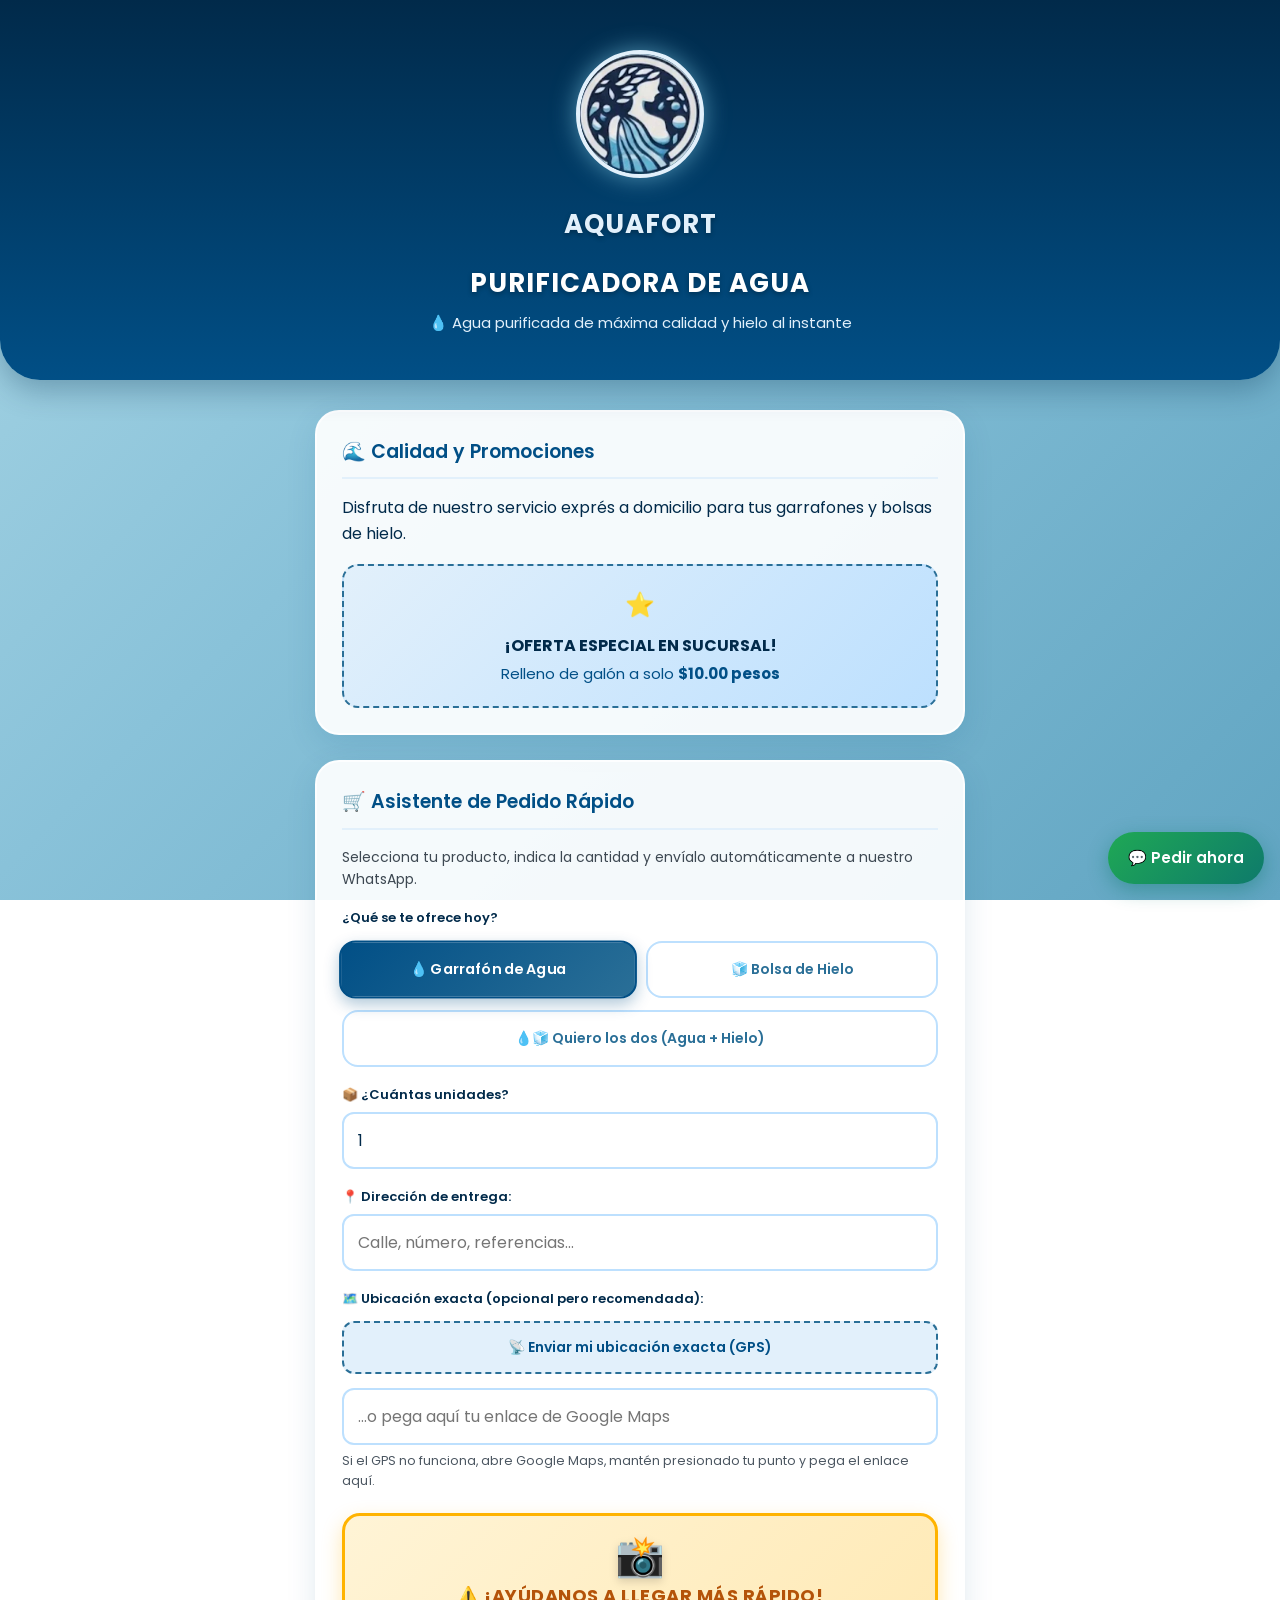
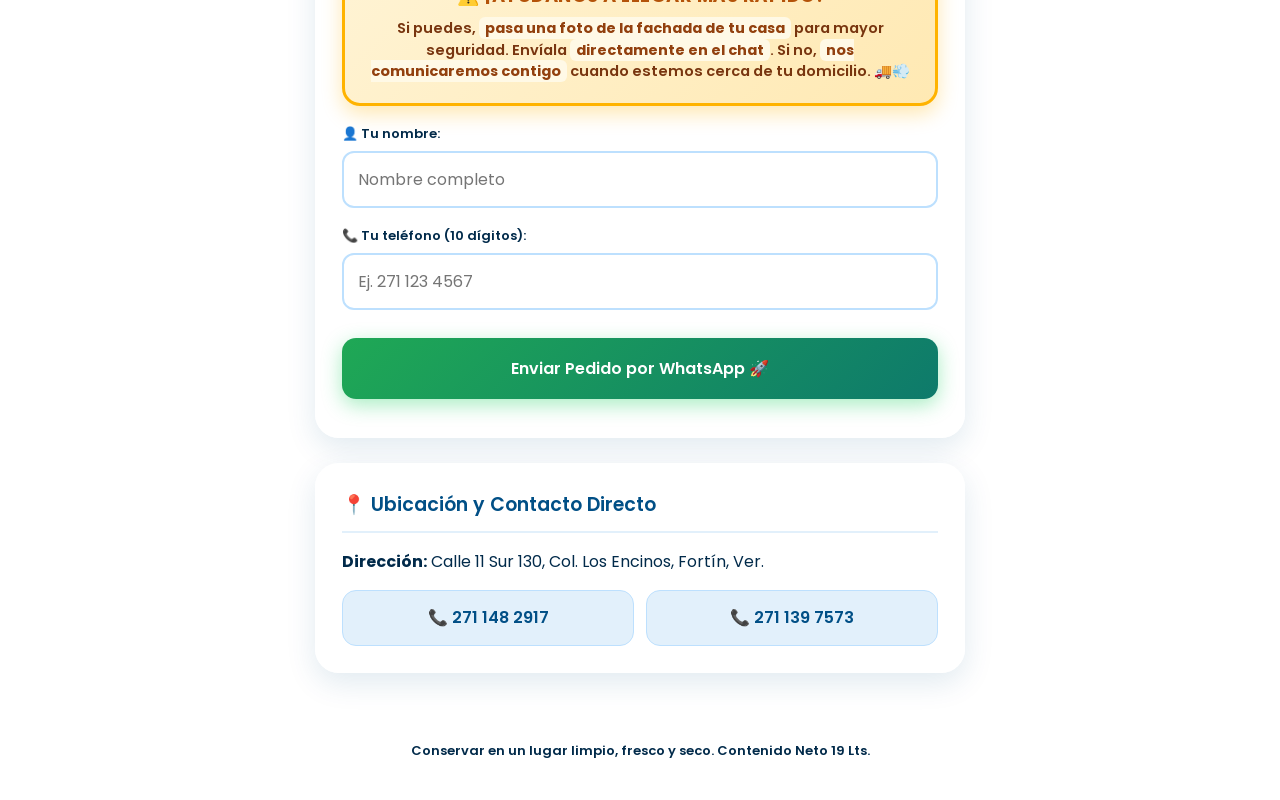
<file: index.html>
<!DOCTYPE html>
<html lang="es">
<head>
    <meta charset="UTF-8">
    <meta name="viewport" content="width=device-width, initial-scale=1.0">
    <title>Aquafort – Purificadora de Agua y Hielo en Fortín, Ver.</title>
    <meta name="description" content="Aquafort, purificadora de agua y hielo en Fortín, Veracruz. Garrafones y bolsas de hielo a domicilio. Relleno de galón a $10 pesos. Pide por WhatsApp.">
    <meta name="theme-color" content="#012a4a">
    <meta name="robots" content="index, follow">

    <link rel="icon" type="image/png" href="favicon.png">
    <link rel="apple-touch-icon" href="logo-purificadora.png">

    <!-- Al compartir el enlace (WhatsApp, Facebook, etc.) -->
    <link rel="canonical" href="https://cealmeba.github.io/aquafort/">
    <meta property="og:type" content="website">
    <meta property="og:url" content="https://cealmeba.github.io/aquafort/">
    <meta property="og:image" content="https://cealmeba.github.io/aquafort/logo-purificadora.png">
    <meta property="og:image:alt" content="Logotipo Aquafort">
    <meta name="twitter:card" content="summary">
    <meta property="og:locale" content="es_MX">
    <meta property="og:site_name" content="Aquafort">
    <meta property="og:title" content="Aquafort – Purificadora de Agua y Hielo en Fortín, Ver.">
    <meta property="og:description" content="Garrafones de agua y bolsas de hielo a domicilio. Relleno de galón a $10 pesos. Pide por WhatsApp.">

    <!-- Datos estructurados para Google -->
    <script type="application/ld+json">
    {
        "@context": "https://schema.org",
        "@type": "LocalBusiness",
        "name": "Aquafort",
        "description": "Purificadora de agua y hielo con servicio a domicilio.",
        "url": "https://cealmeba.github.io/aquafort/",
        "image": "https://cealmeba.github.io/aquafort/logo-purificadora.png",
        "priceRange": "$",
        "areaServed": "Fortín, Veracruz",
        "telephone": ["+52 271 148 2917", "+52 271 139 7573"],
        "address": {
            "@type": "PostalAddress",
            "streetAddress": "Calle 11 Sur 130, Col. Los Encinos",
            "addressLocality": "Fortín",
            "addressRegion": "Veracruz",
            "addressCountry": "MX"
        }
    }
    </script>

    <link rel="preload" href="fonts/poppins-400.woff2" as="font" type="font/woff2" crossorigin>
    <link rel="preload" href="fonts/poppins-700.woff2" as="font" type="font/woff2" crossorigin>
    <link rel="stylesheet" href="styles.css">
    <script src="app.js" defer></script>
</head>
<body>

    <header>
        <div class="logo-container">
            <picture>
                <source srcset="logo-purificadora.webp" type="image/webp">
                <img src="logo-purificadora.png" alt="Logotipo Aquafort" width="120" height="120" fetchpriority="high">
            </picture>
            <p class="marca">AQUAFORT</p>
        </div>
        <h1>Purificadora de Agua</h1>
        <p>💧 Agua purificada de máxima calidad y hielo al instante</p>
    </header>

    <main class="container">

        <section class="card">
            <h2>🌊 Calidad y Promociones</h2>
            <p>Disfruta de nuestro servicio exprés a domicilio para tus garrafones y bolsas de hielo.</p>
            <div class="badge-offer">
                <span class="estrella" aria-hidden="true">⭐</span>
                <p class="oferta-titulo">¡OFERTA ESPECIAL EN SUCURSAL!</p>
                <p class="oferta-texto">Relleno de galón a solo <strong>$10.00 pesos</strong></p>
            </div>
        </section>

        <section class="card" id="pedido">
            <h2>🛒 Asistente de Pedido Rápido</h2>
            <p class="texto-intro">Selecciona tu producto, indica la cantidad y envíalo automáticamente a nuestro WhatsApp.</p>

            <span class="etiqueta" id="etiqueta-producto">¿Qué se te ofrece hoy?</span>
            <div class="product-selector" role="radiogroup" aria-labelledby="etiqueta-producto">
                <button type="button" role="radio" aria-checked="true" class="product-option selected" data-valor="Garrafón de Agua (A domicilio)">
                    💧 Garrafón de Agua
                </button>
                <button type="button" role="radio" aria-checked="false" class="product-option" data-valor="Bolsa de Hielo">
                    🧊 Bolsa de Hielo
                </button>
                <button type="button" role="radio" aria-checked="false" class="product-option ancho" data-valor="Agua + Hielo (Ambos)">
                    💧🧊 Quiero los dos (Agua + Hielo)
                </button>
            </div>
            <input type="hidden" id="producto" value="Garrafón de Agua (A domicilio)">

            <div id="bloque-cantidad-simple">
                <label class="etiqueta" for="cantidad">📦 ¿Cuántas unidades?</label>
                <input type="number" id="cantidad" min="1" step="1" value="1" inputmode="numeric" aria-describedby="error-cantidad">
                <p class="error-campo" id="error-cantidad" role="alert"></p>
            </div>

            <div id="bloque-cantidad-doble" hidden>
                <div class="cantidad-grid">
                    <div>
                        <label class="etiqueta" for="cantidadAgua">💧 Garrafones de agua</label>
                        <input type="number" id="cantidadAgua" min="0" step="1" value="1" inputmode="numeric" aria-describedby="error-cantidadAgua">
                        <p class="error-campo" id="error-cantidadAgua" role="alert"></p>
                    </div>
                    <div>
                        <label class="etiqueta" for="cantidadHielo">🧊 Bolsas de hielo</label>
                        <input type="number" id="cantidadHielo" min="0" step="1" value="1" inputmode="numeric" aria-describedby="error-cantidadHielo">
                        <p class="error-campo" id="error-cantidadHielo" role="alert"></p>
                    </div>
                </div>
                <p class="error-campo" id="error-cantidad-doble" role="alert"></p>
                <p class="nota-mini">Puedes dejar en 0 lo que no necesites.</p>
            </div>

            <label class="etiqueta" for="direccion">📍 Dirección de entrega:</label>
            <input type="text" id="direccion" placeholder="Calle, número, referencias..." autocomplete="street-address" aria-describedby="error-direccion">
            <p class="error-campo" id="error-direccion" role="alert"></p>

            <span class="etiqueta">🗺️ Ubicación exacta (opcional pero recomendada):</span>
            <button type="button" class="btn-ubicacion" id="btn-ubicacion">
                📡 Enviar mi ubicación exacta (GPS)
            </button>
            <div id="ubicacion-estado" class="ubicacion-estado" role="status" aria-live="polite"></div>

            <input type="text" id="linkMapa" placeholder="…o pega aquí tu enlace de Google Maps" aria-label="Enlace de Google Maps" autocomplete="off">
            <p class="nota-mini">Si el GPS no funciona, abre Google Maps, mantén presionado tu punto y pega el enlace aquí.</p>

            <!-- AVISO LLAMATIVO -->
            <div class="aviso-fachada">
                <p class="titulo-aviso">⚠️ ¡Ayúdanos a llegar más rápido!</p>
                <p class="texto-aviso">
                    Si puedes, <strong>pasa una foto de la fachada de tu casa</strong> para mayor seguridad.
                    Envíala <strong>directamente en el chat</strong>. Si no, <strong>nos comunicaremos contigo</strong> cuando estemos cerca de tu domicilio. 🚚💨
                </p>
            </div>

            <label class="etiqueta" for="nombre">👤 Tu nombre:</label>
            <input type="text" id="nombre" placeholder="Nombre completo" autocomplete="name" aria-describedby="error-nombre">
            <p class="error-campo" id="error-nombre" role="alert"></p>

            <label class="etiqueta" for="telefono">📞 Tu teléfono (10 dígitos):</label>
            <input type="tel" id="telefono" placeholder="Ej. 271 123 4567" autocomplete="tel-national" inputmode="tel" maxlength="20" aria-describedby="error-telefono">
            <p class="error-campo" id="error-telefono" role="alert"></p>

            <!-- Campo trampa: las personas no lo ven; si un robot lo llena, el pedido se descarta -->
            <div class="campo-trampa" aria-hidden="true">
                <label for="sitioWeb">No llenar este campo</label>
                <input type="text" id="sitioWeb" tabindex="-1" autocomplete="off">
            </div>

            <button type="button" class="btn-whatsapp" id="btn-enviar">
                Enviar Pedido por WhatsApp 🚀
            </button>
            <p class="nota-mini" id="estado-envio" role="status" aria-live="polite"></p>
        </section>

        <section class="card">
            <h2>📍 Ubicación y Contacto Directo</h2>
            <p><strong>Dirección:</strong> Calle 11 Sur 130, Col. Los Encinos, Fortín, Ver.</p>
            <div class="info-grid">
                <a href="tel:2711482917" class="info-box">📞 271 148 2917</a>
                <a href="tel:2711397573" class="info-box">📞 271 139 7573</a>
            </div>
        </section>

    </main>

    <footer>
        <p>Conservar en un lugar limpio, fresco y seco. Contenido Neto 19 Lts.</p>
    </footer>

    <a class="wa-flotante" href="#pedido" aria-label="Ir al formulario de pedido">💬 Pedir ahora</a>

</body>
</html>
</file>
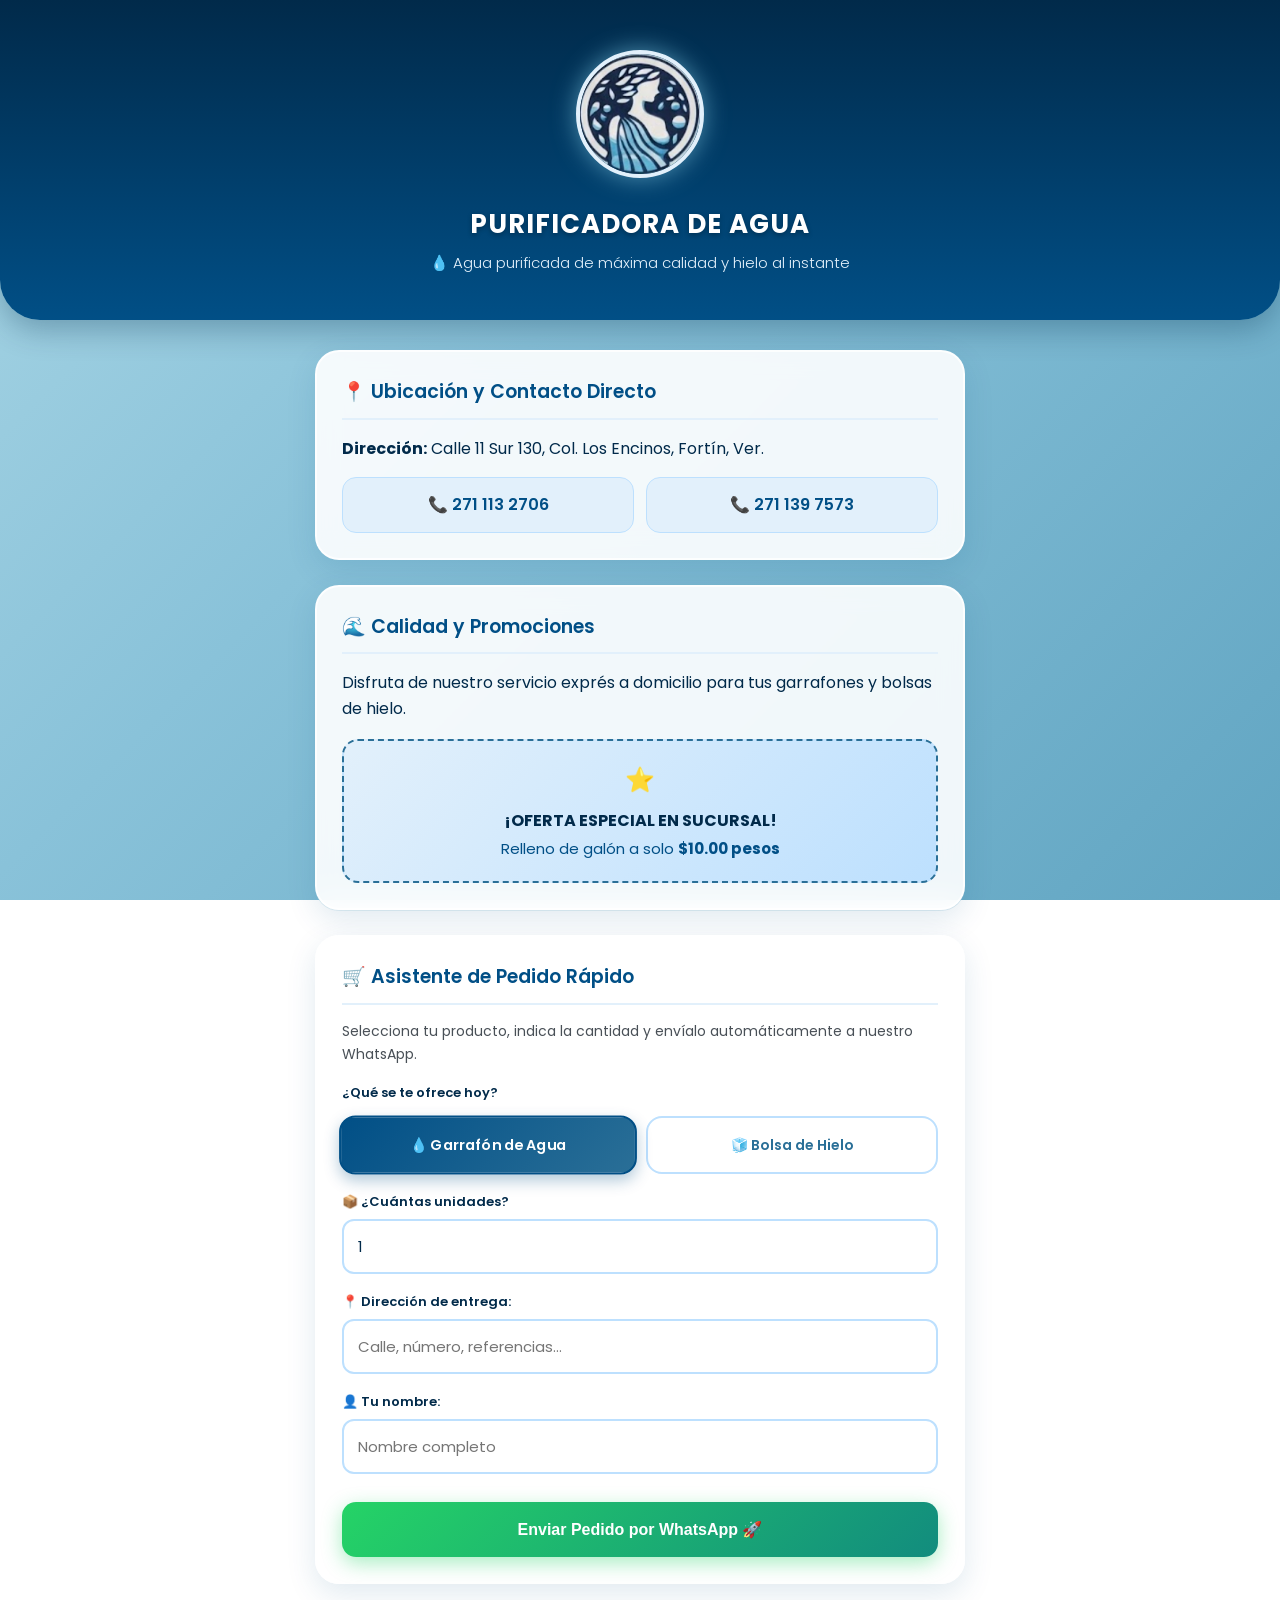
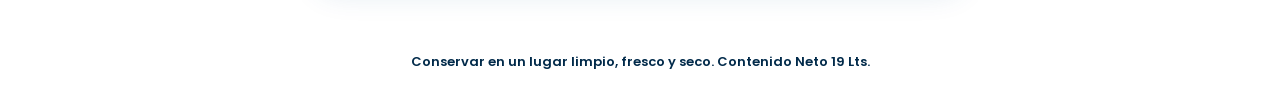
<file: pagina.html>
<!DOCTYPE html>
<html lang="es">
<head>
    <meta charset="UTF-8">
    <meta name="viewport" content="width=device-width, initial-scale=1.0">
    <title>Purificadora de Agua y Hielo</title>
    <!-- Importando tipografía moderna y estilizada -->
    <link href="https://fonts.googleapis.com/css2?family=Poppins:wght@300;400;600;700&display=swap" rel="stylesheet">
    <style>
        :root {
            --deep-ocean: #012a4a;
            --primary-water: #014f86;
            --bright-cyan: #2a6f97;
            --ice-tint: #e2f0fb;
            --pure-white: #ffffff;
        }

        body { 
            font-family: 'Poppins', sans-serif; 
            margin: 0; 
            padding: 0; 
            background: linear-gradient(135deg, #a9d6e5 0%, #89c2d9 40%, #61a5c2 100%);
            background-attachment: fixed;
            color: var(--deep-ocean); 
            line-height: 1.6;
            overflow-x: hidden;
        }

        /* Cabecera estilo ola de agua profunda */
        header { 
            background: linear-gradient(180deg, var(--deep-ocean), var(--primary-water)); 
            color: var(--pure-white); 
            text-align: center; 
            padding: 50px 20px 45px 20px; 
            position: relative;
            border-bottom-left-radius: 40px;
            border-bottom-right-radius: 40px;
            box-shadow: 0 10px 30px rgba(1, 42, 74, 0.3);
        }

        .logo-container img {
            width: 120px;
            height: 120px;
            border-radius: 50%;
            border: 4px solid var(--ice-tint);
            box-shadow: 0 0 25px rgba(97, 165, 194, 0.8);
            background: var(--pure-white);
            object-fit: cover;
        }

        header h1 { 
            margin: 18px 0 6px 0; 
            font-size: 26px; 
            letter-spacing: 1px; 
            text-transform: uppercase;
            text-shadow: 0 2px 5px rgba(0,0,0,0.3);
            font-weight: 700;
        }

        header p { 
            margin: 0; 
            font-size: 15px; 
            color: var(--ice-tint);
            font-weight: 300;
        }

        .container { max-width: 650px; margin: 30px auto; padding: 0 15px; }

        /* Tarjetas con efecto vidrio purificado (Glassmorphism) */
        .card { 
            background: rgba(255, 255, 255, 0.9); 
            backdrop-filter: blur(12px);
            padding: 25px; 
            border-radius: 24px; 
            box-shadow: 0 10px 30px rgba(1, 79, 134, 0.12); 
            margin-bottom: 25px; 
            border: 2px solid rgba(255, 255, 255, 0.8);
            transition: transform 0.3s ease;
        }
        
        .card:hover { transform: translateY(-3px); }

        h2 { 
            color: var(--primary-water); 
            font-size: 19px; 
            border-bottom: 2px solid var(--ice-tint); 
            padding-bottom: 10px; 
            margin-top: 0; 
            font-weight: 600;
        }

        .info-grid { 
            display: grid; 
            grid-template-columns: 1fr 1fr; 
            gap: 12px; 
            text-align: center; 
            margin-top: 15px; 
        }

        .info-box { 
            background: var(--ice-tint); 
            padding: 14px; 
            border-radius: 14px; 
            font-weight: 600; 
            color: var(--primary-water); 
            border: 1px solid #bde0fe;
        }

        .badge-offer { 
            background: linear-gradient(135deg, #e2f0fb, #bde0fe); 
            border: 2px dashed var(--bright-cyan); 
            padding: 20px; 
            border-radius: 16px; 
            margin-top: 18px; 
            text-align: center; 
        }

        /* Selector de productos interactivo */
        .product-selector {
            display: grid;
            grid-template-columns: 1fr 1fr;
            gap: 12px;
            margin-top: 12px;
        }

        .product-option {
            border: 2px solid #bde0fe;
            border-radius: 16px;
            padding: 16px 10px;
            text-align: center;
            cursor: pointer;
            background: var(--pure-white);
            font-weight: 600;
            color: var(--bright-cyan);
            transition: all 0.25s ease;
            font-size: 14px;
        }

        .product-option:hover {
            border-color: var(--primary-water);
            background: var(--ice-tint);
        }

        .product-option.selected {
            border-color: var(--primary-water);
            background: linear-gradient(135deg, var(--primary-water), var(--bright-cyan));
            color: var(--pure-white);
            box-shadow: 0 6px 15px rgba(1, 79, 134, 0.3);
            transform: scale(1.02);
        }

        /* Formularios limpios */
        label { 
            font-weight: 600; 
            display: block; 
            margin-top: 18px; 
            font-size: 13px; 
            color: var(--deep-ocean); 
        }

        input { 
            width: 100%; 
            padding: 14px; 
            margin-top: 6px; 
            border: 2px solid #bde0fe; 
            border-radius: 12px; 
            box-sizing: border-box; 
            font-size: 15px; 
            background: var(--pure-white); 
            color: var(--deep-ocean);
            font-family: 'Poppins', sans-serif;
        }

        input:focus { 
            outline: none; 
            border-color: var(--bright-cyan); 
            box-shadow: 0 0 8px rgba(42, 111, 151, 0.25); 
        }

        /* Botón de WhatsApp */
        .btn-whatsapp { 
            background: linear-gradient(135deg, #25d366, #128c7e); 
            color: var(--pure-white); 
            border: none; 
            padding: 18px; 
            width: 100%; 
            border-radius: 14px; 
            font-size: 16px; 
            font-weight: 600; 
            margin-top: 28px; 
            cursor: pointer; 
            display: flex; 
            justify-content: center; 
            align-items: center; 
            gap: 10px; 
            box-shadow: 0 6px 20px rgba(37, 211, 102, 0.4);
            transition: all 0.25s ease; 
        }

        .btn-whatsapp:hover { 
            transform: translateY(-2px); 
            box-shadow: 0 8px 25px rgba(37, 211, 102, 0.6); 
        }

        footer { 
            text-align: center; 
            padding: 25px; 
            font-size: 13px; 
            color: var(--deep-ocean); 
            font-weight: 600;
        }
    </style>
</head>
<body>

    <header>
        <div class="logo-container">
            <!-- Tu logotipo adaptado -->
            <img src="logo-purificadora.png" alt="Logotipo Purificadora">
        </div>
        <h1>Purificadora de Agua</h1>
        <p>💧 Agua purificada de máxima calidad y hielo al instante</p>
    </header>

    <div class="container">
        
        <!-- Tarjeta de Ubicación -->
        <div class="card">
            <h2>📍 Ubicación y Contacto Directo</h2>
            <p><strong>Dirección:</strong> Calle 11 Sur 130, Col. Los Encinos, Fortín, Ver.</p>
            <div class="info-grid">
                <div class="info-box">📞 271 113 2706</div>
                <div class="info-box">📞 271 139 7573</div>
            </div>
        </div>

        <!-- Tarjeta de Productos y Oferta -->
        <div class="card">
            <h2>🌊 Calidad y Promociones</h2>
            <p>Disfruta de nuestro servicio exprés a domicilio para tus garrafones y bolsas de hielo.</p>
            <div class="badge-offer">
                <span style="font-size: 24px;">⭐</span>
                <p style="margin: 8px 0 4px 0; font-weight: 700; color: var(--deep-ocean);">¡OFERTA ESPECIAL EN SUCURSAL!</p>
                <p style="margin: 0; font-size: 15px; color: var(--primary-water);">Relleno de galón a solo <strong>$10.00 pesos</strong></p>
            </div>
        </div>

        <!-- Formulario Interactivo -->
        <div class="card" id="pedido">
            <h2>🛒 Asistente de Pedido Rápido</h2>
            <p style="font-size: 14px; color: #495057;">Selecciona tu producto, indica la cantidad y envíalo automáticamente a nuestro WhatsApp.</p>
            
            <label>¿Qué se te ofrece hoy?</label>
            <div class="product-selector">
                <div class="product-option selected" onclick="seleccionarProducto(this, 'Garrafón de Agua (A domicilio)')">
                    💧 Garrafón de Agua
                </div>
                <div class="product-option" onclick="seleccionarProducto(this, 'Bolsa de Hielo')">
                    🧊 Bolsa de Hielo
                </div>
            </div>
            <!-- Campo oculto que guarda la selección -->
            <input type="hidden" id="producto" value="Garrafón de Agua (A domicilio)">

            <label for="cantidad">📦 ¿Cuántas unidades?</label>
            <input type="number" id="cantidad" min="1" value="1">

            <label for="direccion">📍 Dirección de entrega:</label>
            <input type="text" id="direccion" placeholder="Calle, número, referencias...">

            <label for="nombre">👤 Tu nombre:</label>
            <input type="text" id="nombre" placeholder="Nombre completo">

            <button class="btn-whatsapp" onclick="enviarWhatsApp()">
                Enviar Pedido por WhatsApp 🚀
            </button>
        </div>

    </div>

    <footer>
        <p>Conservar en un lugar limpio, fresco y seco. Contenido Neto 19 Lts.</p>
    </footer>

   <script>
        function seleccionarProducto(elemento, valor) {
            const opciones = document.querySelectorAll('.product-option');
            opciones.forEach(opt => opt.classList.remove('selected'));
            elemento.classList.add('selected');
            document.getElementById('producto').value = valor;
        }

        function enviarWhatsApp() {
            const telefono = "5212711132706"; // Número de la purificadora
            const producto = document.getElementById("producto").value;
            const cantidad = document.getElementById("cantidad").value;
            const direccion = document.getElementById("direccion").value;
            const nombre = document.getElementById("nombre").value;

            if (!direccion || !nombre) {
                alert("Por favor completa tu nombre y dirección de entrega.");
                return;
            }

            // Seleccionamos el icono correcto según el producto
            const iconoProducto = producto.includes("Hielo") ? "🧊" : "💧";

            // Estructura limpia del mensaje
            const textoMensaje = `¡Hola! Quisiera hacer un pedido:\n\n` +
                                 `${iconoProducto} Producto: ${producto}\n` +
                                 `📦 Cantidad: ${cantidad}\n` +
                                 `📍 Dirección: ${direccion}\n` +
                                 `👤 A nombre de: ${nombre}`;
            
            // Usamos la API oficial de WhatsApp para asegurar la compatibilidad de los emojis
            const urlWhatsApp = `https://api.whatsapp.com/send?phone=${telefono}&text=${encodeURIComponent(textoMensaje)}`;
            
            window.open(urlWhatsApp, '_blank');
        }
    </script>

</body>
</html>
</file>
<file: styles.css>
@font-face {
    font-family: 'Poppins';
    font-style: normal;
    font-weight: 400;
    font-display: swap;
    src: url('fonts/poppins-400.woff2') format('woff2');
}
@font-face {
    font-family: 'Poppins';
    font-style: normal;
    font-weight: 600;
    font-display: swap;
    src: url('fonts/poppins-600.woff2') format('woff2');
}
@font-face {
    font-family: 'Poppins';
    font-style: normal;
    font-weight: 700;
    font-display: swap;
    src: url('fonts/poppins-700.woff2') format('woff2');
}

:root {
    --deep-ocean: #012a4a;
    --primary-water: #014f86;
    --bright-cyan: #2a6f97;
    --ice-tint: #e2f0fb;
    --pure-white: #ffffff;
    --error: #b00020;
}

body {
    font-family: 'Poppins', sans-serif;
    margin: 0;
    padding: 0;
    background: linear-gradient(135deg, #a9d6e5 0%, #89c2d9 40%, #61a5c2 100%);
    background-attachment: fixed;
    color: var(--deep-ocean);
    line-height: 1.6;
    overflow-x: hidden;
}

header {
    background: linear-gradient(180deg, var(--deep-ocean), var(--primary-water));
    color: var(--pure-white);
    text-align: center;
    padding: 50px 20px 45px 20px;
    position: relative;
    border-bottom-left-radius: 40px;
    border-bottom-right-radius: 40px;
    box-shadow: 0 10px 30px rgba(1, 42, 74, 0.3);
}

.logo-container img {
    width: 120px;
    height: 120px;
    border-radius: 50%;
    border: 4px solid var(--ice-tint);
    box-shadow: 0 0 25px rgba(97, 165, 194, 0.8);
    background: var(--pure-white);
    object-fit: cover;
}

header h1,
header .marca {
    margin: 18px 0 6px 0;
    font-size: 26px;
    letter-spacing: 1px;
    text-transform: uppercase;
    text-shadow: 0 2px 5px rgba(0,0,0,0.3);
    font-weight: 700;
}

header p {
    margin: 0;
    font-size: 15px;
    color: var(--ice-tint);
    font-weight: 400;
}

.container { max-width: 650px; margin: 30px auto; padding: 0 15px; }

.card {
    background: rgba(255, 255, 255, 0.92);
    padding: 25px;
    border-radius: 24px;
    box-shadow: 0 10px 30px rgba(1, 79, 134, 0.12);
    margin-bottom: 25px;
    border: 2px solid rgba(255, 255, 255, 0.8);
    transition: transform 0.3s ease;
}

@media (hover: hover) {
    .card:hover { transform: translateY(-3px); }
}

h2 {
    color: var(--primary-water);
    font-size: 19px;
    border-bottom: 2px solid var(--ice-tint);
    padding-bottom: 10px;
    margin-top: 0;
    font-weight: 600;
}

.texto-intro { font-size: 14px; color: #3d4852; }

.info-grid {
    display: grid;
    grid-template-columns: 1fr 1fr;
    gap: 12px;
    text-align: center;
    margin-top: 15px;
}

.info-box {
    background: var(--ice-tint);
    padding: 14px;
    border-radius: 14px;
    font-weight: 600;
    color: var(--primary-water);
    border: 1px solid #bde0fe;
    text-decoration: none;
}

.badge-offer {
    background: linear-gradient(135deg, #e2f0fb, #bde0fe);
    border: 2px dashed var(--bright-cyan);
    padding: 20px;
    border-radius: 16px;
    margin-top: 18px;
    text-align: center;
}
.badge-offer .estrella { font-size: 24px; }
.badge-offer .oferta-titulo { margin: 8px 0 4px 0; font-weight: 700; color: var(--deep-ocean); }
.badge-offer .oferta-texto { margin: 0; font-size: 15px; color: var(--primary-water); }

.product-selector {
    display: grid;
    grid-template-columns: 1fr 1fr;
    gap: 12px;
    margin-top: 12px;
}

.product-option {
    border: 2px solid #bde0fe;
    border-radius: 16px;
    padding: 16px 10px;
    text-align: center;
    cursor: pointer;
    background: var(--pure-white);
    font-weight: 600;
    color: var(--bright-cyan);
    transition: all 0.25s ease;
    font-size: 14px;
    font-family: inherit;
}

.product-option.ancho { grid-column: 1 / -1; }

.product-option:hover {
    border-color: var(--primary-water);
    background: var(--ice-tint);
}

.product-option.selected {
    border-color: var(--primary-water);
    background: linear-gradient(135deg, var(--primary-water), var(--bright-cyan));
    color: var(--pure-white);
    box-shadow: 0 6px 15px rgba(1, 79, 134, 0.3);
    transform: scale(1.02);
}

.etiqueta {
    font-weight: 600;
    display: block;
    margin-top: 18px;
    font-size: 13px;
    color: var(--deep-ocean);
}

input {
    width: 100%;
    padding: 14px;
    margin-top: 6px;
    border: 2px solid #bde0fe;
    border-radius: 12px;
    box-sizing: border-box;
    font-size: 16px; /* evita el zoom automático en iOS */
    background: var(--pure-white);
    color: var(--deep-ocean);
    font-family: 'Poppins', sans-serif;
}

input:focus { outline: none; border-color: var(--bright-cyan); box-shadow: 0 0 8px rgba(42, 111, 151, 0.25); }

button:focus-visible,
a:focus-visible,
input:focus-visible {
    outline: 3px solid #ffb300;
    outline-offset: 2px;
}

input[aria-invalid="true"] { border-color: var(--error); }

.error-campo {
    color: var(--error);
    font-size: 12.5px;
    font-weight: 600;
    margin: 6px 0 0 0;
    min-height: 0;
}
.error-campo:empty { display: none; }

.cantidad-grid {
    display: grid;
    grid-template-columns: 1fr 1fr;
    gap: 12px;
}
.cantidad-grid input { text-align: center; }

[hidden] { display: none !important; }

.btn-ubicacion {
    width: 100%;
    margin-top: 12px;
    padding: 14px;
    border-radius: 12px;
    border: 2px dashed var(--bright-cyan);
    background: var(--ice-tint);
    color: var(--primary-water);
    font-weight: 600;
    font-size: 14px;
    cursor: pointer;
    font-family: 'Poppins', sans-serif;
    transition: all 0.25s ease;
}
.btn-ubicacion:hover { background: #d3e9fa; transform: translateY(-2px); }

.ubicacion-estado {
    font-size: 12.5px;
    margin-top: 8px;
    font-weight: 600;
    line-height: 1.4;
}
.ubicacion-estado.ok { color: #0b6b5f; }
.ubicacion-estado.error { color: var(--error); }
.ubicacion-estado.cargando { color: var(--bright-cyan); }
.ubicacion-estado a { color: var(--primary-water); }

.nota-mini {
    font-size: 12.5px;
    color: #4a5560;
    margin-top: 6px;
    font-weight: 400;
}

/* AVISO LLAMATIVO */
.aviso-fachada {
    margin-top: 22px;
    padding: 20px 18px;
    border-radius: 18px;
    background: linear-gradient(135deg, #fff4d6 0%, #ffe9b3 100%);
    border: 3px solid #ffb300;
    box-shadow: 0 8px 20px rgba(255, 179, 0, 0.3);
    text-align: center;
    position: relative;
    overflow: hidden;
    animation: pulsoAviso 2.4s ease-in-out infinite;
}

.aviso-fachada::before {
    content: "📸";
    font-size: 40px;
    display: block;
    line-height: 1;
    margin-bottom: 8px;
    filter: drop-shadow(0 3px 4px rgba(0,0,0,0.15));
}

.aviso-fachada .titulo-aviso {
    font-size: 18px;
    font-weight: 800;
    color: #b45309;
    text-transform: uppercase;
    letter-spacing: 0.5px;
    margin: 0 0 10px 0;
    line-height: 1.3;
}

.aviso-fachada .texto-aviso {
    font-size: 14.5px;
    color: #78350f;
    font-weight: 600;
    line-height: 1.5;
    margin: 0;
}

.aviso-fachada .texto-aviso strong {
    color: #92400e;
    background: #fff9e6;
    padding: 1px 6px;
    border-radius: 6px;
}

@keyframes pulsoAviso {
    0%, 100% { box-shadow: 0 8px 20px rgba(255, 179, 0, 0.3); transform: scale(1); }
    50%      { box-shadow: 0 10px 28px rgba(255, 179, 0, 0.55); transform: scale(1.015); }
}

.btn-whatsapp {
    background: linear-gradient(135deg, #1fa855, #0e7a6b);
    color: var(--pure-white);
    border: none;
    padding: 18px;
    width: 100%;
    border-radius: 14px;
    font-size: 16px;
    font-weight: 600;
    font-family: 'Poppins', sans-serif;
    margin-top: 28px;
    cursor: pointer;
    display: flex;
    justify-content: center;
    align-items: center;
    gap: 10px;
    box-shadow: 0 6px 20px rgba(37, 211, 102, 0.4);
    transition: all 0.25s ease;
}

.btn-whatsapp:hover {
    transform: translateY(-2px);
    box-shadow: 0 8px 25px rgba(37, 211, 102, 0.6);
}

footer {
    text-align: center;
    padding: 25px;
    font-size: 13px;
    color: var(--deep-ocean);
    font-weight: 600;
}

.wa-flotante {
    position: fixed;
    right: 16px;
    bottom: 16px;
    z-index: 10;
    background: linear-gradient(135deg, #1fa855, #0e7a6b);
    color: var(--pure-white);
    padding: 14px 20px;
    border-radius: 999px;
    font-weight: 600;
    font-size: 15px;
    text-decoration: none;
    box-shadow: 0 6px 20px rgba(14, 122, 107, 0.45);
}

/* Respeta a quien desactiva las animaciones en su sistema */
@media (prefers-reduced-motion: reduce) {
    *, *::before, *::after {
        animation: none !important;
        transition: none !important;
    }
}

/* Campo trampa contra robots: fuera de la pantalla (no usar display:none, algunos robots lo detectan) */
.campo-trampa {
    position: absolute;
    left: -9999px;
    width: 1px;
    height: 1px;
    overflow: hidden;
}
</file>
